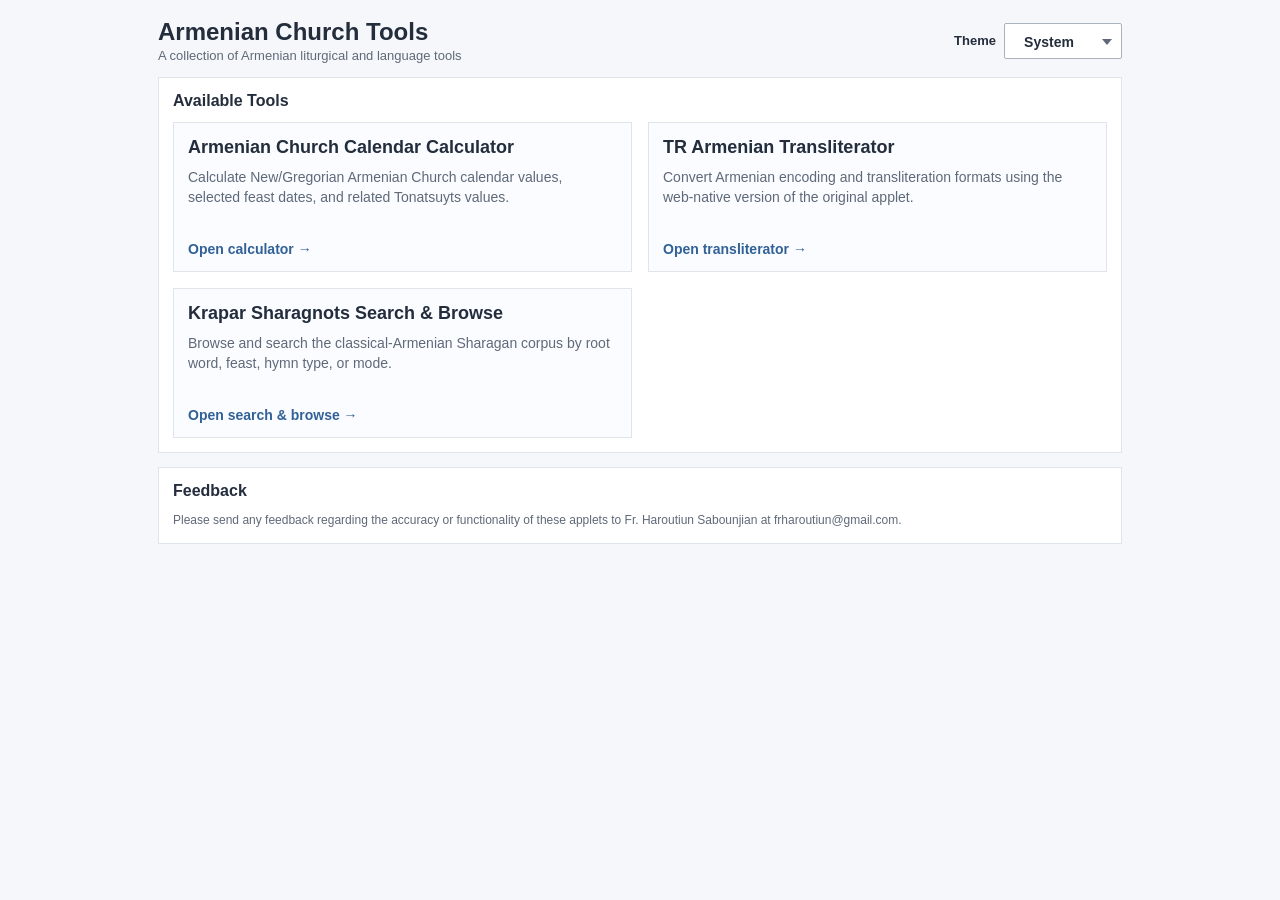
<file: index.html>
<!doctype html>
<html lang="en">
<head>
  <meta charset="utf-8">
  <meta name="viewport" content="width=device-width, initial-scale=1">
  <meta name="color-scheme" content="light dark">
  <script>
    (function () {
      try {
        var saved = localStorage.getItem("toolsTheme") || "system";
        var systemDark = window.matchMedia && window.matchMedia("(prefers-color-scheme: dark)").matches;
        var effective = saved === "dark" || (saved === "system" && systemDark) ? "dark" : "light";
        document.documentElement.setAttribute("data-theme", saved);
        document.documentElement.setAttribute("data-effective-theme", effective);
      } catch (error) {
        document.documentElement.setAttribute("data-theme", "system");
        document.documentElement.setAttribute("data-effective-theme", "light");
      }
    }());
  </script>
  <title>Armenian Church Tools</title>
  <link rel="stylesheet" href="styles-v4.css?v=2026-04-25-home-outline-match">
</head>
<body>
  <main class="app home-app">
    <header class="header">
      <div class="title-block">
        <h1>Armenian Church Tools</h1>
        <p id="subtitle">A collection of Armenian liturgical and language tools</p>
      </div>

      <div class="header-actions">
        <div class="theme-controls" aria-label="Color theme controls">
          <label for="themeSelect">Theme</label>
          <div class="theme-select-wrap">
            <select id="themeSelect" aria-label="Choose color theme">
              <option value="system">System</option>
              <option value="light">Light</option>
              <option value="dark">Dark</option>
            </select>
          </div>
        </div>
      </div>
    </header>

    <section class="card intro-card" aria-labelledby="tools-heading">
      <h2 id="tools-heading">Available Tools</h2>
      <div class="tool-grid">
        <a class="tool-card" href="https://frharoutiun.github.io/Armenian-Church-Calendar/">
          <span class="tool-title">Armenian Church Calendar Calculator</span>
          <span class="tool-description">Calculate New/Gregorian Armenian Church calendar values, selected feast dates, and related Tonatsuyts values.</span>
          <span class="tool-action">Open calculator →</span>
        </a>

        <a class="tool-card" href="https://frharoutiun.github.io/TR/">
          <span class="tool-title">TR Armenian Transliterator</span>
          <span class="tool-description">Convert Armenian encoding and transliteration formats using the web-native version of the original applet.</span>
          <span class="tool-action">Open transliterator →</span>
        </a>

        <a class="tool-card" href="./sharagan/">
          <span class="tool-title">Krapar Sharagnots Search &amp; Browse</span>
          <span class="tool-description">Browse and search the classical-Armenian Sharagan corpus by root word, feast, hymn type, or mode.</span>
          <span class="tool-action">Open search & browse →</span>
        </a>
      </div>
    </section>

    <section class="card notes" aria-labelledby="feedback-heading">
      <h2 id="feedback-heading">Feedback</h2>
      <p>Please send any feedback regarding the accuracy or functionality of these applets to Fr. Haroutiun Sabounjian at frharoutiun@gmail.com.</p>
    </section>
  </main>

  <script src="app-v4.js?v=2026-04-25-home-outline-match"></script>
</body>
</html>
</file>
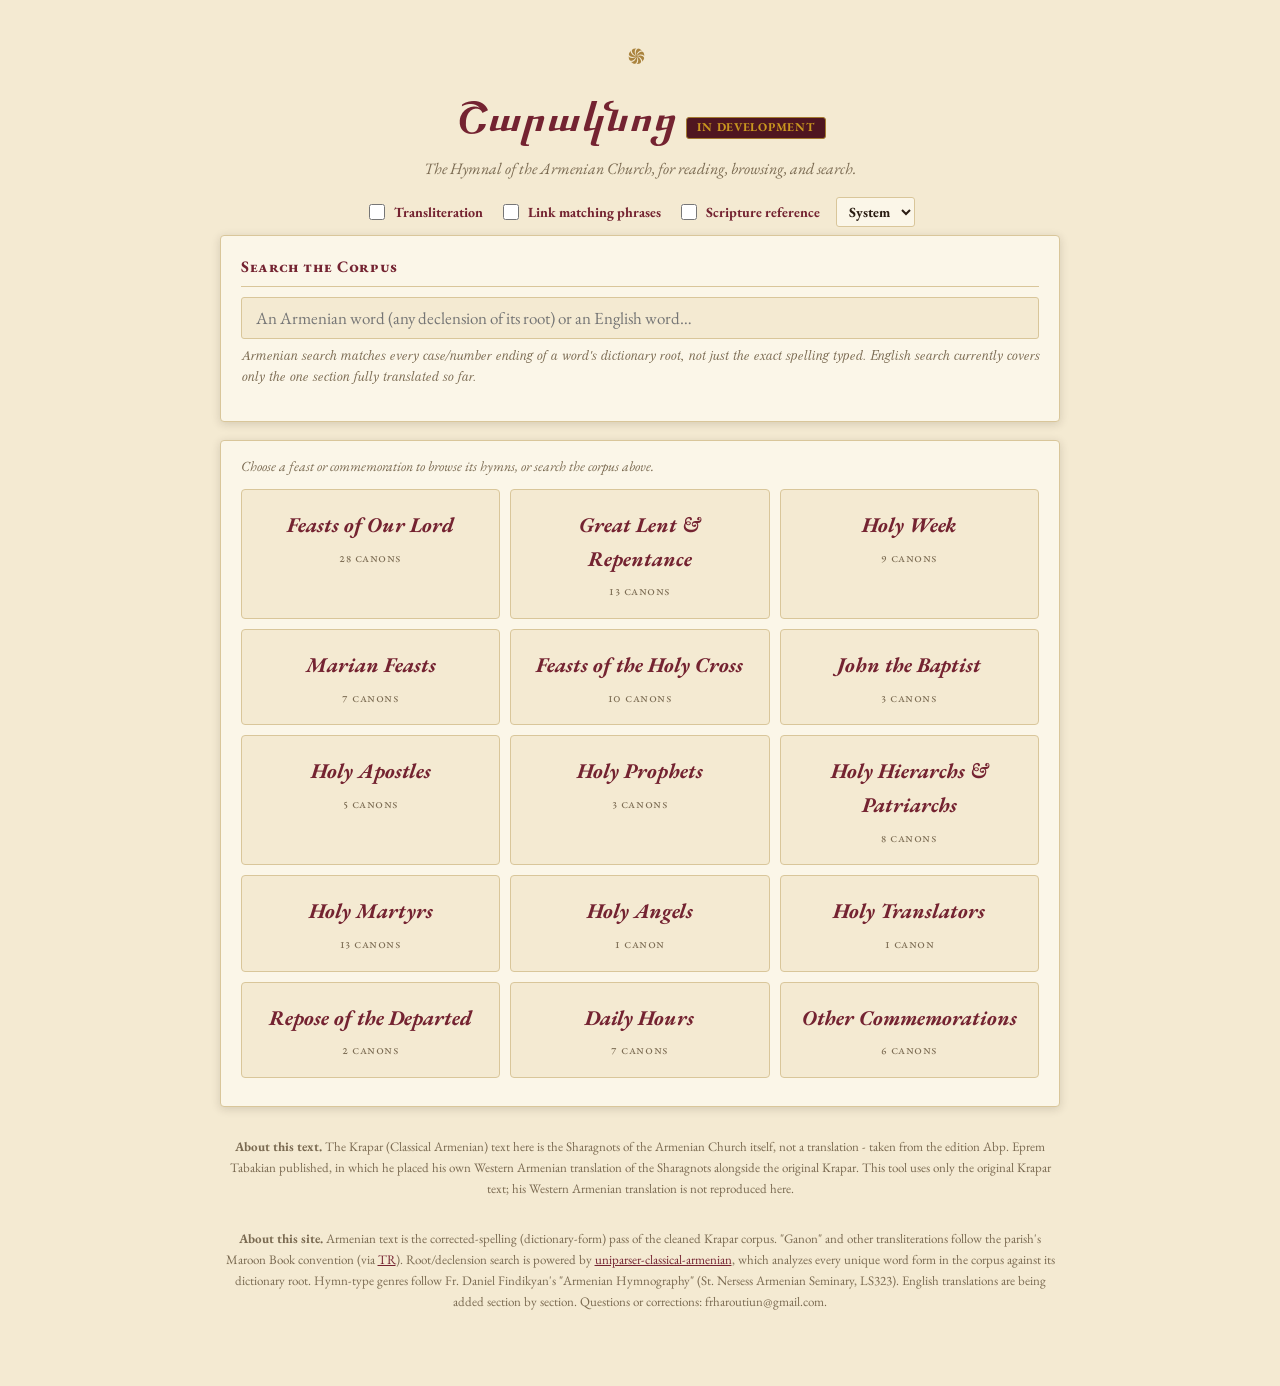
<file: sharagan/index.html>
<!doctype html>
<html lang="en">
<head>
  <meta charset="utf-8">
  <meta name="viewport" content="width=device-width, initial-scale=1">
  <meta name="color-scheme" content="light dark">
  <link rel="icon" href="favicon.ico" sizes="any">
  <link rel="icon" type="image/png" sizes="16x16" href="icons/favicon-16.png">
  <link rel="icon" type="image/png" sizes="32x32" href="icons/favicon-32.png">
  <link rel="icon" type="image/png" sizes="192x192" href="icons/icon-192.png">
  <link rel="apple-touch-icon" sizes="180x180" href="icons/apple-touch-icon.png">
  <script>
    (function () {
      try {
        var saved = localStorage.getItem("sharaganTheme") || "system";
        var systemDark = window.matchMedia && window.matchMedia("(prefers-color-scheme: dark)").matches;
        var effective = saved === "dark" || (saved === "system" && systemDark) ? "dark" : "light";
        document.documentElement.setAttribute("data-theme", saved);
        document.documentElement.setAttribute("data-effective-theme", effective);
      } catch (error) {
        document.documentElement.setAttribute("data-theme", "system");
        document.documentElement.setAttribute("data-effective-theme", "light");
      }
    }());
  </script>
  <title>Krapar Sharagnots</title>
  <link rel="stylesheet" href="sharagan.css">
</head>
<body>
  <main class="app">
    <header class="hymnal-header">
      <div class="ornament">֍</div>
      <h1 class="hymnal-title">Շարակնոց<span class="badge-dev">In development</span></h1>
      <p class="hymnal-subtitle">The Hymnal of the Armenian Church, for reading, browsing, and search.</p>
      <div class="header-controls">
        <label class="translit-toggle">
          <input type="checkbox" id="translitToggle">
          Transliteration
        </label>
        <label class="translit-toggle">
          <input type="checkbox" id="phraseLinkToggle">
          Link matching phrases
        </label>
        <label class="translit-toggle">
          <input type="checkbox" id="studyModeToggle">
          Scripture reference
        </label>
        <div class="theme-select-wrap">
          <select id="themeSelect" aria-label="Choose color theme">
            <option value="system">System</option>
            <option value="light">Day</option>
            <option value="dark">Night</option>
          </select>
        </div>
      </div>
    </header>

    <button id="searchToggle" class="search-reveal" hidden>Search &amp; browse the corpus</button>

    <section class="panel" id="searchPanel" aria-labelledby="search-heading">
      <h2 id="search-heading">Search the Corpus</h2>
      <div class="search-row">
        <input type="search" id="searchInput" placeholder="An Armenian word (any declension of its root) or an English word&hellip;" aria-label="Search the corpus">
      </div>
      <p class="search-hint">
        Armenian search matches every case/number ending of a word's dictionary root, not just the exact spelling
        typed. English search currently covers only the one section fully translated so far.
      </p>
      <div id="facetRow"></div>
    </section>

    <section class="panel" aria-labelledby="results-heading" style="padding-top:14px;">
      <h2 id="results-heading" style="position:absolute;left:-9999px;">Results</h2>
      <div id="resultsArea"></div>
    </section>

    <p class="footer-note">
      <strong>About this text.</strong> The Krapar (Classical Armenian) text here is the Sharagnots of the Armenian
      Church itself, not a translation - taken from the edition Abp. Eprem Tabakian published, in which he placed
      his own Western Armenian translation of the Sharagnots alongside the original Krapar. This tool uses only
      the original Krapar text; his Western Armenian translation is not reproduced here.
    </p>
    <p class="footer-note">
      <strong>About this site.</strong> Armenian text is the corrected-spelling (dictionary-form) pass of the
      cleaned Krapar corpus. "Ganon" and other transliterations follow the parish's Maroon Book convention (via
      <a href="https://frharoutiun.github.io/TR/" target="_blank" rel="noopener">TR</a>). Root/declension search is
      powered by <a href="https://pypi.org/project/uniparser-classical-armenian" target="_blank" rel="noopener">uniparser-classical-armenian</a>,
      which analyzes every unique word form in the corpus against its dictionary root. Hymn-type genres follow Fr.
      Daniel Findikyan's "Armenian Hymnography" (St. Nersess Armenian Seminary, LS323). English translations are
      being added section by section. Questions or corrections: frharoutiun@gmail.com.
    </p>
  </main>

  <script src="maroon-translit.js"></script>
  <script src="sharagan.js"></script>
</body>
</html>
</file>
<file: styles-v4.css>
html:root {
  --background: rgb(245, 247, 250);
  --card-background: white;
  --header-text: rgb(35, 45, 60);
  --muted-text: rgb(95, 105, 120);
  --accent: rgb(49, 97, 150);
  --grid: rgb(224, 229, 235);
  --info-bg: rgb(238, 244, 252);
  --info-border: rgb(190, 210, 235);
  --tile-background: rgb(250, 252, 255);
  --field-background: white;
  --button-background: rgb(239, 239, 239);
    --header-control-width: 118px;
  --header-control-height: 36px;
  --control-arrow-width: 28px;
  color-scheme: light;
}

html[data-effective-theme="dark"],
html.theme-dark {
  --background: rgb(20, 24, 31);
  --card-background: rgb(31, 37, 47);
  --header-text: rgb(235, 239, 245);
  --muted-text: rgb(180, 190, 204);
  --accent: rgb(142, 188, 238);
  --grid: rgb(70, 80, 96);
  --info-bg: rgb(43, 57, 76);
  --info-border: rgb(86, 111, 143);
  --tile-background: rgb(36, 43, 55);
  --field-background: rgb(24, 29, 37);
  --button-background: rgb(43, 51, 65);
  color-scheme: dark;
}

* { box-sizing: border-box; }
html, body { margin: 0; padding: 0; }

body {
  background: var(--background);
  color: var(--header-text);
  font-family: "Noto Sans Armenian", "Noto Sans", "Segoe UI", Arial, sans-serif;
  font-size: 14px;
  transition: background-color 150ms ease, color 150ms ease;
}

.app {
  max-width: 1000px;
  margin: 0 auto;
  padding: 18px;
}

.header {
  display: flex;
  justify-content: space-between;
  gap: 12px;
  margin-bottom: 14px;
  align-items: center;
  flex-wrap: wrap;
}

.title-block {
  flex: 1 1 420px;
  min-width: 260px;
}

.title-block h1 {
  margin: 0;
  font-size: 24px;
  font-weight: 700;
}

#subtitle {
  margin: 2px 0 0;
  color: var(--muted-text);
  font-size: 13px;
}

.header-actions {
  display: flex;
  align-items: center;
  justify-content: flex-end;
  gap: 10px;
  flex-wrap: wrap;
}

.theme-controls {
  display: grid;
  grid-template-columns: auto var(--header-control-width);
  gap: 8px;
  align-items: center;
}

.theme-controls label {
  font-weight: 700;
  font-size: 13px;
}

.theme-select-wrap {
  position: relative;
  width: var(--header-control-width);
  height: var(--header-control-height);
}

.theme-select-wrap::after {
  content: "";
  position: absolute;
  right: 10px;
  top: 50%;
  transform: translateY(-35%);
  width: 0;
  height: 0;
  border-left: 5px solid transparent;
  border-right: 5px solid transparent;
  border-top: 6px solid var(--muted-text);
  pointer-events: none;
}

.theme-controls select {
  width: 100%;
  height: 100%;
  border: 1px solid rgb(170, 178, 188);
  background: var(--field-background);
  color: var(--header-text);
  font-family: inherit;
  font-size: 14px;
  font-weight: 700;
  line-height: var(--header-control-height);
  padding: 0 var(--control-arrow-width) 0 0;
  text-align: center;
  text-align-last: center;
  -webkit-appearance: none;
  appearance: none;
  border-radius: 2px;
}

.theme-controls select:focus {
  outline: 2px solid var(--accent);
  outline-offset: 2px;
}

.card {
  background: var(--card-background);
  border: 1px solid var(--grid);
  padding: 14px;
  margin-bottom: 14px;
}

.card h2 {
  font-size: 16px;
  margin: 0 0 12px;
}

.intro-text {
  margin: 0 0 14px;
  color: var(--muted-text);
  line-height: 1.4;
}

.tool-grid {
  display: grid;
  grid-template-columns: repeat(2, minmax(0, 1fr));
  gap: 16px;
}

.tool-card {
  display: flex;
  flex-direction: column;
  gap: 10px;
  min-height: 150px;
  padding: 14px;
  border: 1px solid var(--grid);
  background: var(--tile-background);
  color: var(--header-text);
  text-decoration: none;
}

.tool-card:hover {
  border-color: var(--accent);
}

.tool-title {
  font-size: 18px;
  font-weight: 700;
}

.tool-description {
  color: var(--muted-text);
  line-height: 1.4;
  flex: 1;
}

.tool-action {
  color: var(--accent);
  font-weight: 700;
}

.notes p {
  margin: 0;
  color: var(--muted-text);
  font-size: 12px;
  line-height: 1.4;
}

@media (max-width: 760px) {
  .tool-grid { grid-template-columns: 1fr; }
  .header { align-items: flex-start; }
  .header-actions { justify-content: flex-start; }
}


@media (max-width: 760px) {
  .title-block { flex-basis: auto; }
  .theme-controls {
    grid-template-columns: auto var(--header-control-width);
  }
}

@media (max-width: 760px) and (orientation: landscape) {
  .theme-controls {
    grid-template-columns: auto var(--header-control-width);
  }
}
</file>
<file: sharagan/sharagan.css>
/* Krapar Sharagnots Search & Browse — a standalone hymnal-book design.
   Deliberately NOT sharing the plain utility-tool look of the homepage/TR
   app (../styles-v4.css is not loaded here at all) — this page has its own
   full design language: parchment, wine, gold-leaf, illuminated capitals. */

@font-face {
  font-family: "GHEA Avandakan";
  src: url("fonts/GHEA-Avandakan-BoldItalic.otf") format("opentype");
  font-weight: 700;
  font-style: italic;
  font-display: swap;
}
@font-face {
  font-family: "GHEA Mariam";
  src: url("fonts/GHEA-Mariam-Regular.otf") format("opentype");
  font-weight: 400;
  font-style: normal;
  font-display: swap;
}
@font-face {
  font-family: "GHEA Mariam";
  src: url("fonts/GHEA-Mariam-Bold.otf") format("opentype");
  font-weight: 700;
  font-style: normal;
  font-display: swap;
}
@font-face {
  font-family: "GHEA Mariam";
  src: url("fonts/GHEA-Mariam-Italic.otf") format("opentype");
  font-weight: 400;
  font-style: italic;
  font-display: swap;
}

/* Self-hosted (not Google Fonts CDN) so the page renders correctly with no
   external network dependency - variable fonts, so one file each covers the
   whole regular/medium/bold (and italic) weight range. OFL-licensed;
   license text kept alongside in fonts/EBGaramond-OFL.txt. */
@font-face {
  font-family: "EB Garamond";
  src: url("fonts/EBGaramond-Variable.woff2") format("woff2-variations"),
       url("fonts/EBGaramond-Variable.woff2") format("woff2");
  font-weight: 400 700;
  font-style: normal;
  font-display: swap;
}
@font-face {
  font-family: "EB Garamond";
  src: url("fonts/EBGaramond-Italic-Variable.woff2") format("woff2-variations"),
       url("fonts/EBGaramond-Italic-Variable.woff2") format("woff2");
  font-weight: 400 700;
  font-style: italic;
  font-display: swap;
}

:root {
  --paper: #f4ead2;
  --paper-deep: #fbf6e8;
  --paper-line: #d9c69a;
  --ink: #2a1c12;
  --muted: #7a6a51;
  --wine: #742331;
  --wine-rgb: 116, 35, 49;
  --wine-deep: #4f1620;
  --gold: #a3792f;
  --gold-bright: #c9971f;
  --shadow: rgba(42, 28, 18, 0.16);
  color-scheme: light;

  /* --- type scale ----------------------------------------------------
     One deliberate ladder of sizes, reused everywhere, instead of each
     element picking its own one-off value (the site previously had ~25
     distinct font-sizes within a few px of each other, which is what made
     the whole page feel hard to visually scan/navigate). Every font-size
     declaration below references one of these; nothing else. */
  --fs-2xs: 12px;  /* tiniest labels: pill badges, tiny caption text */
  --fs-xs: 13px;   /* buttons, chips, nav links, footer, hints */
  --fs-sm: 14px;   /* secondary/meta text: summaries, toggle labels */
  --fs-md: 16px;   /* compact reading text: subtitle, secondary translations */
  --fs-base: 17px; /* body base: search input, category label */
  --fs-lg: 19px;   /* prominent secondary text: titles, list headings */
  --fs-xl: 21px;   /* compact/mobile heading tier, genre badge */
  --fs-2xl: 25px;  /* the hymn text itself (Armenian + English), desktop */
  --fs-3xl: 27px;  /* secondary reading heading */
  --fs-4xl: 36px;  /* main reading heading */
  --fs-5xl: 44px;  /* site title */
}

:root[data-effective-theme="dark"] {
  --paper: #211712;
  --paper-deep: #180f0b;
  --paper-line: #4a382a;
  --ink: #ecdfc4;
  --muted: #b6a583;
  --wine: #c96a7a;
  --wine-rgb: 201, 106, 122;
  --wine-deep: #e0899a;
  --gold: #d9b45a;
  --gold-bright: #f0cd7a;
  --shadow: rgba(0, 0, 0, 0.5);
  color-scheme: dark;
}

* { box-sizing: border-box; }
html, body { margin: 0; padding: 0; overflow-x: hidden; }

body {
  background: var(--paper);
  color: var(--ink);
  font-family: "GHEA Mariam", "EB Garamond", Georgia, serif;
  font-size: var(--fs-base);
  line-height: 1.6;
  transition: background-color 200ms ease, color 200ms ease;
}

.armenian {
  font-family: "GHEA Mariam", serif;
}
.english {
  font-family: "EB Garamond", Georgia, serif;
}

.app {
  max-width: 880px;
  margin: 0 auto;
  padding: 28px 20px 60px;
}

/* --- ornamental divider --- */
.ornament {
  text-align: center;
  color: var(--gold);
  font-family: "GHEA Avandakan", serif;
  font-size: var(--fs-3xl);
  margin: 10px 0 18px;
  letter-spacing: 0.4em;
  opacity: 0.9;
}

/* --- header --- */
.hymnal-header {
  text-align: center;
  margin-bottom: 8px;
}

.hymnal-title {
  font-family: "GHEA Avandakan", serif;
  font-size: var(--fs-5xl);
  color: var(--wine);
  margin: 0;
  line-height: 1.15;
  /* The "In development" badge sits right after the title text - on a
     narrow phone the two together can run past the viewport edge instead
     of wrapping, since inline content doesn't break between an element and
     the text before it the way separate block content would. Flex lets the
     badge drop to its own line instead. */
  display: flex;
  flex-wrap: wrap;
  align-items: baseline;
  justify-content: center;
  gap: 6px 10px;
  max-width: 100%;
}

.badge-dev {
  display: inline-block;
  padding: 3px 10px;
  font-family: "EB Garamond", Georgia, serif;
  font-size: var(--fs-2xs);
  font-weight: 700;
  letter-spacing: 0.06em;
  text-transform: uppercase;
  color: var(--gold-bright);
  background: var(--wine-deep);
  border: 1px solid var(--gold);
  border-radius: 3px;
  vertical-align: middle;
}

.hymnal-subtitle {
  font-family: "EB Garamond", Georgia, serif;
  font-style: italic;
  color: var(--muted);
  font-size: var(--fs-md);
  margin: 6px 0 0;
}

.header-controls {
  display: flex;
  justify-content: center;
  align-items: center;
  gap: 16px;
  margin: 16px 0 4px;
  flex-wrap: wrap;
}

.translit-toggle {
  display: flex;
  align-items: center;
  gap: 6px;
  font-family: "EB Garamond", Georgia, serif;
  font-size: var(--fs-sm);
  font-weight: 700;
  color: var(--wine);
}
.translit-toggle input { width: 16px; height: 16px; accent-color: var(--wine); }

.theme-select-wrap select {
  font-family: "EB Garamond", Georgia, serif;
  font-size: var(--fs-sm);
  font-weight: 700;
  color: var(--ink);
  background: var(--paper-deep);
  border: 1px solid var(--paper-line);
  border-radius: 3px;
  padding: 4px 8px;
}

.search-reveal[hidden] { display: none; }
.search-reveal {
  display: block;
  margin: 0 auto 18px;
  padding: 8px 18px;
  font-family: "EB Garamond", Georgia, serif;
  font-size: var(--fs-sm);
  font-weight: 700;
  color: var(--wine);
  background: var(--paper-deep);
  border: 1px solid var(--paper-line);
  border-radius: 999px;
  cursor: pointer;
}
.search-reveal:hover { border-color: var(--gold); }

/* --- cards / panels --- */
.panel {
  background: var(--paper-deep);
  border: 1px solid var(--paper-line);
  border-radius: 4px;
  box-shadow: 0 2px 10px var(--shadow);
  padding: 18px 20px;
  margin-bottom: 18px;
}

.panel h2 {
  font-family: "EB Garamond", Georgia, serif;
  font-variant: small-caps;
  letter-spacing: 0.04em;
  font-size: var(--fs-md);
  font-weight: 700;
  color: var(--wine);
  margin: 0 0 10px;
  border-bottom: 1px solid var(--paper-line);
  padding-bottom: 6px;
}

/* --- search --- */
.search-row input[type="search"] {
  width: 100%;
  height: 42px;
  padding: 0 14px;
  border: 1px solid var(--paper-line);
  background: var(--paper);
  color: var(--ink);
  font-family: "EB Garamond", Georgia, serif;
  font-size: var(--fs-base);
  border-radius: 3px;
}
.search-row input[type="search"]:focus {
  outline: 2px solid var(--gold);
  outline-offset: 1px;
}

.search-hint {
  color: var(--muted);
  font-size: var(--fs-xs);
  font-style: italic;
  margin: 8px 0 14px;
}

.facet-row {
  display: flex;
  flex-wrap: wrap;
  gap: 6px;
  margin-bottom: 10px;
}

.facet-chip {
  display: inline-flex;
  align-items: center;
  gap: 4px;
  padding: 5px 11px;
  font-family: "EB Garamond", Georgia, serif;
  font-size: var(--fs-xs);
  font-weight: 700;
  border: 1px solid var(--paper-line);
  background: var(--paper);
  color: var(--ink);
  border-radius: 999px;
  cursor: pointer;
  user-select: none;
}
.facet-chip:hover { border-color: var(--gold); }
.facet-chip.active {
  background: var(--wine);
  border-color: var(--wine);
  color: var(--paper-deep);
}
.facet-chip .count { color: var(--muted); font-weight: 400; }
.facet-chip.active .count { color: rgba(255, 255, 255, 0.75); }

.facet-group-label {
  font-family: "EB Garamond", Georgia, serif;
  font-size: var(--fs-2xs);
  font-weight: 700;
  font-variant: small-caps;
  letter-spacing: 0.05em;
  color: var(--muted);
  margin: 10px 0 4px;
}

.facet-more-toggle {
  background: none;
  border: none;
  color: var(--wine);
  font-family: "EB Garamond", Georgia, serif;
  font-size: var(--fs-xs);
  font-weight: 700;
  cursor: pointer;
  padding: 5px 4px;
}

/* --- results summary / list --- */
.results-summary {
  font-family: "EB Garamond", Georgia, serif;
  font-style: italic;
  font-size: var(--fs-sm);
  color: var(--muted);
  margin-bottom: 12px;
}

.concordance-group { margin-bottom: 6px; }
.concordance-group-summary {
  font-family: "EB Garamond", Georgia, serif;
  font-variant: small-caps;
  letter-spacing: 0.04em;
  font-size: var(--fs-sm);
  font-weight: 700;
  color: var(--wine);
  cursor: pointer;
  padding: 6px 2px;
  border-bottom: 1px solid var(--paper-line);
  margin-bottom: 8px;
}
.concordance-group-summary .count { color: var(--muted); font-variant: normal; letter-spacing: normal; }
.concordance-group-summary::marker { color: var(--gold); }

.result-item, .section-item {
  border: 1px solid var(--paper-line);
  background: var(--paper);
  padding: 14px 16px;
  margin-bottom: 8px;
  border-radius: 3px;
  cursor: pointer;
}
.result-item:hover, .section-item:hover { border-color: var(--gold); }

/* Marks the result you last opened, so coming back via the browser's back
   button shows exactly this page again, with that one still indicated. */
.result-item.opened {
  border-color: var(--gold);
  border-width: 2px;
  box-shadow: 0 0 0 1px var(--gold);
}

/* The English title/name - given real weight (the same size as the
   Armenian line right above it), not a barely-legible caption, since for
   an English-first reader this line often carries more meaning than the
   Armenian heading it sits under. */
.result-loc-en, .section-heading-en {
  font-family: "EB Garamond", Georgia, serif;
  font-style: italic;
  font-size: var(--fs-lg);
  color: var(--muted);
  margin: -2px 0 6px;
  line-height: 1.35;
}

.result-loc, .section-cat {
  font-family: "EB Garamond", Georgia, serif;
  font-size: var(--fs-2xs);
  font-weight: 700;
  font-variant: small-caps;
  letter-spacing: 0.04em;
  color: var(--gold-bright);
  background: var(--wine);
  display: inline-block;
  padding: 1px 7px;
  border-radius: 2px;
  margin-bottom: 6px;
}

.result-text, .section-heading {
  font-family: "GHEA Mariam", serif;
  font-size: var(--fs-lg);
  line-height: 1.55;
  margin: 4px 0;
  overflow-wrap: break-word;
}

/* The transliteration toggle swaps the script shown in place, rather than
   adding a small caption line - the Latin transliteration is rendered with
   the exact same class(es) as the Krapar text it replaces, so it always
   matches its size/weight/color, just missing the Armenian-specific font
   glyphs (which fall back to the surrounding serif stack automatically). */
.script-translit { display: none; }
body.show-translit .script-original { display: none; }
body.show-translit .script-translit { display: block; }
body.show-translit .result-loc.script-translit { display: inline-block; }

.result-en {
  font-family: "EB Garamond", Georgia, serif;
  font-size: var(--fs-md);
  color: var(--muted);
  border-left: 2px solid var(--gold);
  padding-left: 10px;
  margin-top: 8px;
}

.jump-link {
  font-family: "EB Garamond", Georgia, serif;
  font-size: var(--fs-md);
  font-weight: 700;
  color: var(--wine);
  text-decoration: none;
  display: inline-block;
  margin-top: 8px;
}

/* --- category tiles: the hymnal's "table of contents" landing page --- */
.category-tile-grid {
  display: grid;
  grid-template-columns: repeat(auto-fill, minmax(220px, 1fr));
  gap: 10px;
  margin-bottom: 10px;
}

.category-tile {
  border: 1px solid var(--paper-line);
  background: var(--paper);
  padding: 18px 18px 16px;
  border-radius: 4px;
  cursor: pointer;
  text-align: center;
}
.category-tile:hover { border-color: var(--gold); box-shadow: 0 2px 10px var(--shadow); }

.category-tile-name {
  font-family: "EB Garamond", Georgia, serif;
  font-weight: 700;
  font-style: italic;
  font-size: var(--fs-xl);
  color: var(--wine);
  margin-bottom: 6px;
}

.category-tile-count {
  font-family: "EB Garamond", Georgia, serif;
  font-variant: small-caps;
  letter-spacing: 0.04em;
  font-size: var(--fs-xs);
  color: var(--muted);
}

.category-breadcrumb {
  font-family: "EB Garamond", Georgia, serif;
  font-size: var(--fs-sm);
  margin-bottom: 10px;
}
.category-breadcrumb button {
  background: none;
  border: none;
  font-family: inherit;
  font-size: var(--fs-sm);
  font-weight: 700;
  color: var(--wine);
  cursor: pointer;
  padding: 2px 0;
}
.category-breadcrumb button:hover { color: var(--gold-bright); }
.category-breadcrumb-current {
  font-variant: small-caps;
  letter-spacing: 0.04em;
  color: var(--muted);
  margin-left: 4px;
}

.empty-state {
  color: var(--muted);
  font-style: italic;
  font-family: "EB Garamond", Georgia, serif;
  padding: 20px 4px;
  text-align: center;
}

/* =========================================================================
   Reading mode — one hymn (verse) at a time, the default when a section
   (Ganon) is opened. Meant to feel like an open hymnal page, not a web app.
   ========================================================================= */

.reading-card {
  background: var(--paper-deep);
  border: 1px solid var(--paper-line);
  border-radius: 6px;
  box-shadow: 0 4px 18px var(--shadow);
  padding: 30px 34px 26px;
}

.reading-topline {
  display: flex;
  justify-content: space-between;
  align-items: center;
  margin-bottom: 6px;
}

.back-link, .view-mode-toggle {
  background: none;
  border: none;
  font-family: "EB Garamond", Georgia, serif;
  font-size: var(--fs-base);
  font-weight: 700;
  color: var(--wine);
  cursor: pointer;
  padding: 4px 2px;
}
.back-link:hover, .view-mode-toggle:hover { color: var(--gold-bright); }

.heading-eyebrow {
  text-align: center;
  font-family: "EB Garamond", Georgia, serif;
  font-variant: small-caps;
  font-weight: 700;
  letter-spacing: 0.1em;
  font-size: var(--fs-lg);
  color: var(--gold);
  margin: 2px 0;
  overflow-wrap: break-word;
}

.reading-heading {
  font-family: "GHEA Avandakan", serif;
  color: var(--wine);
  font-size: var(--fs-4xl);
  text-align: center;
  margin: 6px 0 2px;
  line-height: 1.3;
  overflow-wrap: break-word;
}

.reading-heading-sm {
  font-family: "GHEA Avandakan", serif;
  color: var(--wine);
  font-size: var(--fs-3xl);
  text-align: center;
  margin: 4px 0 2px;
  line-height: 1.3;
  overflow-wrap: break-word;
}

/* GHEA Avandakan's own Latin glyphs (used above for the real Armenian
   heading) don't suit transliterated English text - use the site's actual
   English display face there instead, same size/color/weight. */
.reading-heading.script-translit,
.reading-heading-sm.script-translit {
  font-family: "EB Garamond", Georgia, serif;
  font-weight: 700;
  font-style: italic;
}

/* The English title - deliberately close in size to the eyebrow/heading
   above it (not a whispered caption), since it's often the more legible
   line for an English-first reader. */
.reading-heading-en {
  text-align: center;
  font-family: "EB Garamond", Georgia, serif;
  font-style: italic;
  color: var(--muted);
  font-size: var(--fs-xl);
  margin: 4px 0 0;
  line-height: 1.4;
}

.reading-category {
  text-align: center;
  font-family: "EB Garamond", Georgia, serif;
  font-variant: small-caps;
  letter-spacing: 0.05em;
  font-size: var(--fs-base);
  color: var(--muted);
  margin-bottom: 8px;
}

.genre-badge {
  text-align: center;
  font-family: "EB Garamond", Georgia, serif;
  font-size: var(--fs-xl);
  font-style: italic;
  color: var(--muted);
  margin-bottom: 22px;
}
.genre-badge .genre-name {
  font-family: "GHEA Mariam", serif;
  color: var(--wine);
  font-weight: 700;
  font-style: normal;
}

.mode-badge {
  text-align: center;
  margin-bottom: 20px;
  font-family: "EB Garamond", Georgia, serif;
  font-size: var(--fs-md);
  font-variant: small-caps;
  letter-spacing: 0.08em;
  color: var(--muted);
}
.mode-badge .mode-code {
  display: inline-block;
  margin-left: 4px;
  padding: 3px 12px;
  border: 1px solid var(--gold);
  border-radius: 999px;
  color: var(--wine);
  font-family: "GHEA Mariam", serif;
  font-weight: 700;
  font-variant: normal;
  letter-spacing: 0.02em;
  font-size: var(--fs-md);
}

.verse-progress {
  text-align: center;
  font-family: "EB Garamond", Georgia, serif;
  font-size: var(--fs-sm);
  font-weight: 700;
  letter-spacing: 0.08em;
  text-transform: uppercase;
  color: var(--gold);
  margin-bottom: 16px;
}

.sharagan-verse {
  padding: 18px 0;
  margin-bottom: 8px;
  border-radius: 4px;
  transition: background 0.6s ease;
}
/* The gold star inside a verse marks the Krapar/English split within it;
   this line marks the bigger boundary between one verse and the next, so
   the two kinds of break stay visually distinct. */
.sharagan-verse + .sharagan-verse {
  border-top: 1px solid var(--paper-line);
  margin-top: 4px;
}
.sharagan-verse.highlighted {
  background: var(--highlight-bg, rgba(198, 156, 74, 0.14));
  box-shadow: inset 0 0 0 1px var(--gold);
}

.verse-armenian {
  font-family: "GHEA Mariam", serif;
  font-size: var(--fs-2xl);
  line-height: 1.75;
  color: var(--ink);
  text-align: center;
  margin: 0 0 4px;
  padding: 0 6px;
}

/* Not floated: this is centered, wrapped poetry, not a flowing paragraph -
   a float lets the browser center the *rest* of the first line separately
   from the capital, which opens a large gap between them whenever that
   line is short. An inline raised cap always stays glued to the letter
   after it, on every line length. */
.verse-armenian .dropcap {
  font-family: "GHEA Avandakan", serif;
  font-size: 1.5em;
  color: var(--wine);
  vertical-align: -0.14em;
  line-height: 1;
  /* GHEA Avandakan's own letterforms lean/slant at this display size (it's
     an italic-styled face even in its "regular" cut) - their top strokes
     reach into the space right after the letter, so this needs noticeably
     more room than an upright drop cap would to keep from visually
     touching the very next (non-stylized) letter. */
  margin-right: 0.18em;
}

.verse-armenian .dropcap.dropcap-ornament {
  font-size: 1.3em;
  vertical-align: -0.08em;
  margin-right: 0.12em;
}

.verse-armenian.script-translit .dropcap {
  font-family: "EB Garamond", Georgia, serif;
  font-weight: 700;
  vertical-align: -0.1em;
}
.verse-armenian.script-translit .dropcap.dropcap-ornament {
  font-family: "GHEA Avandakan", serif;
}

/* Click an Armenian word to jump to a root/declension search for it. The
   underline only shows on hover, so plain reading and text selection/copy
   both stay undisturbed. */
.word-link { cursor: pointer; }
.word-link:hover {
  text-decoration: underline dotted;
  text-decoration-color: var(--gold);
  text-underline-offset: 4px;
}
.word-match {
  font-weight: 700;
  color: var(--wine);
}

/* Phrase-link hover highlighting (toggle-gated): a hovered phrase and its
   translated counterpart light up together. Wired unconditionally, but only
   visible while body.phrase-link is set, so the toggle needs no re-wiring. */
.phrase { cursor: default; }
body.phrase-link .phrase-active {
  background: rgba(198, 156, 74, 0.3);
  border-radius: 2px;
  box-shadow: 0 0 0 2px rgba(198, 156, 74, 0.3);
}

/* =========================================================================
   Inline study view (experimental, opt-in) - see sharagan.js for the
   rationale. Phrase-link connections get a permanent, subtle underline
   instead of only revealing on hover; scripture citations become small
   inline chips right under the verse they belong to, each expanding an
   inline footnote in place instead of a separate side panel; and an
   optional up-front disclosure (right before the first verse) can still
   show every citation for the whole Sharagan together, tabbed, exactly
   like the old aside panel did.
   ========================================================================= */
body.study-mode .phrase {
  border-bottom: 1px dotted rgba(var(--wine-rgb), 0.5);
  border-radius: 2px;
}

.study-all-citations {
  margin: 4px 0 18px;
  text-align: center;
}
.study-all-citations-toggle {
  font-family: "EB Garamond", Georgia, serif;
  font-size: var(--fs-base);
  font-weight: 700;
  font-style: italic;
  color: var(--wine);
  background: none;
  border: 1px dashed var(--paper-line);
  border-radius: 999px;
  padding: 6px 16px;
  cursor: pointer;
}
.study-all-citations-toggle:hover { border-color: var(--gold); color: var(--gold-bright); }
.study-all-citations-panel {
  margin-top: 12px;
  text-align: left;
  background: var(--paper);
  border: 1px solid var(--paper-line);
  border-radius: 6px;
  padding: 18px 20px;
}

.study-scripture-chips {
  display: flex;
  flex-wrap: wrap;
  justify-content: center;
  gap: 6px;
  margin-top: 10px;
}
.study-scripture-chip {
  display: inline-flex;
  align-items: center;
  gap: 4px;
  font-family: "EB Garamond", Georgia, serif;
  font-size: var(--fs-xs);
  font-weight: 700;
  color: var(--wine);
  background: var(--paper);
  border: 1px solid var(--paper-line);
  border-radius: 999px;
  padding: 3px 10px;
  cursor: pointer;
}
.study-scripture-chip:hover { border-color: var(--gold); }
.study-scripture-chip.open {
  background: var(--wine);
  border-color: var(--wine);
  color: var(--paper-deep);
}

.study-scripture-footnotes:empty { display: none; }

.scripture-inline-footnote {
  margin: 10px auto 4px;
  max-width: 640px;
  padding: 14px 18px;
  background: var(--paper);
  border: 1px solid var(--paper-line);
  border-left: 3px solid var(--wine);
  border-radius: 4px;
  text-align: left;
}
.scripture-inline-footnote .scripture-columns { gap: 20px; }

@media (max-width: 640px) {
  .scripture-inline-footnote { padding: 12px 14px; }
  .scripture-inline-footnote .scripture-columns { grid-template-columns: 1fr; }
}

.verse-divider {
  text-align: center;
  color: var(--gold);
  font-size: var(--fs-sm);
  letter-spacing: 0.3em;
  margin: 4px 0 18px;
  opacity: 0.75;
}

/* Native browser hyphenation for English text (the page is lang="en", so
   the browser's own English hyphenation dictionary applies) - when a long
   word has to break at the edge of the viewport, it breaks at a real
   syllable with a hyphen shown, instead of an arbitrary cut with no mark
   at all. Armenian doesn't get this from the browser (no built-in
   dictionary for it) - see hyphenateArmenian() in sharagan.js for that
   side instead. */
.verse-english,
.result-en,
.scripture-verse.scripture-en,
.reading-heading.script-translit,
.reading-heading-sm.script-translit,
.section-heading.script-translit,
.result-text.script-translit {
  hyphens: auto;
}

.verse-english {
  font-family: "EB Garamond", Georgia, serif;
  font-size: var(--fs-2xl);
  line-height: 1.65;
  color: var(--ink);
  text-align: center;
  padding: 0 10px;
}

.verse-english .dropcap {
  font-family: "EB Garamond", Georgia, serif;
  font-weight: 700;
  font-style: italic;
  font-size: 1.5em;
  color: var(--wine);
  vertical-align: -0.1em;
  line-height: 1;
  /* Italic to echo the Armenian drop cap's slant; same reasoning as that
     one applies here too - the slanted stroke needs more room than an
     upright cap so it doesn't visually run into the next letter. */
  margin-right: 0.15em;
}

.verse-english .dropcap.dropcap-ornament {
  /* The ornament mark itself ("֍"), not English text - but GHEA Avandakan
     is still an Armenian display face, so use the site's other Armenian
     face (Mariam, the body-text one) instead, for a plainer/quieter glyph
     that doesn't look like Armenian display calligraphy sitting inside an
     English paragraph. */
  font-family: "GHEA Mariam", serif;
  font-weight: 400;
  font-style: normal;
  font-size: 1.3em;
  vertical-align: -0.06em;
  margin-right: 0.12em;
}

.verse-english.pending {
  font-style: italic;
  color: var(--muted);
  font-size: var(--fs-sm);
}

.sharagan-nav {
  display: flex;
  flex-wrap: wrap;
  justify-content: center;
  gap: 6px;
  margin: 18px 0;
  padding-top: 16px;
  border-top: 1px solid var(--paper-line);
}

.sharagan-nav-chip {
  display: inline-flex;
  align-items: center;
  padding: 5px 12px;
  font-family: "EB Garamond", Georgia, serif;
  font-size: var(--fs-xs);
  font-weight: 700;
  border: 1px solid var(--paper-line);
  background: var(--paper);
  color: var(--ink);
  border-radius: 999px;
  cursor: pointer;
  user-select: none;
}
.sharagan-nav-chip:hover { border-color: var(--gold); }
.sharagan-nav-chip.active {
  background: var(--wine);
  border-color: var(--wine);
  color: var(--paper-deep);
  cursor: default;
}

.reading-nav {
  display: flex;
  justify-content: space-between;
  align-items: center;
  margin-top: 28px;
  padding-top: 16px;
  border-top: 1px solid var(--paper-line);
  gap: 10px;
  flex-wrap: wrap;
}

.nav-btn {
  font-family: "EB Garamond", Georgia, serif;
  font-size: var(--fs-sm);
  font-weight: 700;
  color: var(--paper-deep);
  background: var(--wine);
  border: 1px solid var(--wine-deep);
  border-radius: 3px;
  padding: 9px 18px;
  cursor: pointer;
}
.nav-btn:hover:not(:disabled) { background: var(--wine-deep); }
.nav-btn:disabled { opacity: 0.35; cursor: default; }

.jump-form {
  display: flex;
  align-items: center;
  gap: 6px;
  font-family: "EB Garamond", Georgia, serif;
  font-size: var(--fs-xs);
  color: var(--muted);
}
.jump-form input {
  width: 48px;
  text-align: center;
  font-family: "EB Garamond", Georgia, serif;
  font-size: var(--fs-xs);
  border: 1px solid var(--paper-line);
  background: var(--paper);
  color: var(--ink);
  border-radius: 3px;
  padding: 4px;
}

.whole-canon-link {
  text-align: center;
  margin-top: 14px;
}
.whole-canon-link a {
  font-family: "EB Garamond", Georgia, serif;
  font-size: var(--fs-md);
  font-weight: 700;
  color: var(--muted);
  text-decoration: underline;
  cursor: pointer;
}
.whole-canon-link a:hover { color: var(--wine); }

/* --- whole-canon (secondary) view --- */
.stanza-block { margin-bottom: 20px; }
.stanza-type-label {
  font-family: "EB Garamond", Georgia, serif;
  font-size: var(--fs-2xs);
  font-weight: 700;
  font-variant: small-caps;
  color: var(--muted);
  border-bottom: 1px solid var(--paper-line);
  padding-bottom: 3px;
  margin-bottom: 8px;
}
.whole-verse-line {
  font-family: "GHEA Mariam", serif;
  font-size: var(--fs-lg);
  line-height: 1.6;
  margin-bottom: 4px;
  cursor: pointer;
}
.whole-verse-line:hover { color: var(--wine); }
.whole-verse-line .verse-num {
  color: var(--gold);
  font-weight: 700;
  margin-right: 5px;
  font-family: "EB Garamond", Georgia, serif;
  font-size: var(--fs-xs);
}
.whole-verse-en {
  font-family: "EB Garamond", Georgia, serif;
  font-size: var(--fs-sm);
  color: var(--muted);
  border-left: 2px solid var(--paper-line);
  padding-left: 8px;
  margin: 2px 0 10px;
}
.whole-verse-en.pending { font-style: italic; }

.footer-note {
  text-align: center;
  font-family: "EB Garamond", Georgia, serif;
  font-size: var(--fs-xs);
  color: var(--muted);
  line-height: 1.6;
  margin-top: 30px;
}
.footer-note a { color: var(--wine); }

@media (max-width: 640px) {
  .hymnal-title { font-size: 32px; }
  .reading-heading { font-size: var(--fs-3xl); }
  .reading-heading-sm { font-size: var(--fs-xl); }
  .verse-armenian { font-size: var(--fs-xl); }
  .verse-english { font-size: var(--fs-xl); }
  .reading-card { padding: 20px 16px 18px; }
  .reading-nav { justify-content: center; }
}

/* =========================================================================
   Scripture reference — the connected Bible passage (Classical Armenian
   from the Zohrab Bible, and the RSV) a hymn's own text actually alludes
   to, shown when the "Scripture reference" control is on: an optional
   up-front panel (.study-all-citations-panel, above) listing every
   passage for the whole Sharagan, tabbed, plus a small inline chip and
   footnote (.scripture-inline-footnote, above) at each verse that anchors
   one. The classes below are the shared bilingual content markup both of
   those reuse.
   ========================================================================= */

/* A hymn can have several real connected passages - a small tab strip
   switches between them, one at a time, so the panel never turns into an
   unreadable wall of every passage stacked on top of each other. */
.scripture-tabs {
  display: flex;
  flex-wrap: wrap;
  gap: 6px;
  margin-bottom: 14px;
  padding-bottom: 12px;
  border-bottom: 1px solid var(--paper-line);
}
.scripture-tab {
  font-family: "EB Garamond", Georgia, serif;
  font-size: var(--fs-xs);
  font-weight: 700;
  color: var(--muted);
  background: none;
  border: 1px solid var(--paper-line);
  border-radius: 999px;
  padding: 4px 11px;
  cursor: pointer;
}
.scripture-tab:hover { border-color: var(--gold); color: var(--wine); }
.scripture-tab.active {
  background: var(--wine);
  border-color: var(--wine);
  color: var(--paper-deep);
}

/* The hymn side of the connection: the exact word/phrase within the
   Sharagan text that a scripture passage was drawn from. Every connected
   phrase (for any passage in this hymn, not just the one currently shown)
   is a subtle, clickable link; the one matching the CURRENTLY ACTIVE tab
   gets a real, persistent highlight - so glancing at the hymn shows you
   at a glance which words the panel's current reference is about. */
.scripture-hymn-link {
  cursor: pointer;
  border-bottom: 1px dotted var(--wine);
}
.scripture-hymn-link:hover { background: rgba(var(--wine-rgb), 0.14); }
.scripture-hymn-link.active {
  background: rgba(var(--wine-rgb), 0.22);
  border-bottom: 1px solid var(--wine);
  border-radius: 2px;
  padding: 0 1px;
}

.scripture-entry-head { margin-bottom: 10px; }
.scripture-entry-citation {
  font-family: "EB Garamond", Georgia, serif;
  font-variant: small-caps;
  letter-spacing: 0.06em;
  font-size: var(--fs-lg);
  font-weight: 700;
  color: var(--wine);
}
.scripture-entry-note {
  font-family: "EB Garamond", Georgia, serif;
  font-style: italic;
  font-size: var(--fs-xs);
  color: var(--muted);
  margin-top: 3px;
  line-height: 1.4;
}

.scripture-columns {
  display: grid;
  grid-template-columns: 1fr 1fr;
  gap: 14px;
}

.scripture-verse {
  margin: 0 0 8px;
  line-height: 1.5;
  border-radius: 3px;
  padding: 2px 4px;
  margin-left: -4px;
}
/* Inside the "whole chapter" dialog, the verse(s) actually excerpted in
   the side panel (the reason this passage is connected at all) get a
   lasting highlight and a scroll-into-view on open, so opening the full
   chapter doesn't lose track of which verse it was about. */
.scripture-verse-highlighted {
  background: rgba(var(--wine-rgb), 0.16);
  box-shadow: inset 0 0 0 1px rgba(var(--wine-rgb), 0.4);
}
/* The exact phrase the hymn is actually drawing on, within a verse (or a
   whole chapter of them) - bolded and colored so it doesn't take hunting
   through the full verse text to see what's actually being connected. */
.scripture-verse strong {
  color: var(--wine);
  font-weight: 700;
}
.scripture-verse-num {
  font-family: "EB Garamond", Georgia, serif;
  font-weight: 700;
  color: var(--gold);
  font-size: var(--fs-2xs);
  vertical-align: super;
  margin-right: 3px;
}
/* Armenian and English get the SAME size here (a bilingual pair read side
   by side) - one language quietly smaller than the other, the way this
   used to be set up, is the exact kind of mismatch this whole rework is
   trying to get rid of. */
.scripture-verse.scripture-arm,
.scripture-verse.scripture-en {
  font-size: var(--fs-md);
  color: var(--ink);
}
.scripture-verse.scripture-arm { font-family: "GHEA Mariam", serif; }
.scripture-verse.scripture-en { font-family: "EB Garamond", Georgia, serif; }

.scripture-chapter-btn {
  display: block;
  margin-top: 14px;
  background: none;
  border: none;
  font-family: "EB Garamond", Georgia, serif;
  font-size: var(--fs-md);
  font-weight: 700;
  color: var(--wine);
  cursor: pointer;
  padding: 0;
}
.scripture-chapter-btn:hover { color: var(--gold-bright); }

/* --- "View the whole chapter" dialogue --- */
.scripture-dialog-overlay {
  position: fixed;
  inset: 0;
  background: rgba(20, 12, 6, 0.6);
  display: flex;
  align-items: center;
  justify-content: center;
  padding: 24px;
  z-index: 1000;
}

.scripture-dialog {
  background: var(--paper-deep);
  border: 1px solid var(--paper-line);
  border-radius: 6px;
  box-shadow: 0 12px 40px var(--shadow);
  max-width: 1000px;
  width: 100%;
  max-height: 85vh;
  display: flex;
  flex-direction: column;
}

.scripture-dialog-head {
  display: flex;
  align-items: center;
  justify-content: space-between;
  padding: 16px 22px;
  border-bottom: 1px solid var(--paper-line);
}
.scripture-dialog-title {
  /* Always English ("John 3 (complete)") - GHEA Avandakan is an Armenian
     display face and its fallback Latin glyphs don't suit English text. */
  font-family: "EB Garamond", Georgia, serif;
  font-weight: 700;
  font-style: italic;
  color: var(--wine);
  font-size: var(--fs-xl);
}
.scripture-dialog-close {
  background: none;
  border: none;
  font-size: 26px;
  line-height: 1;
  color: var(--muted);
  cursor: pointer;
  padding: 4px 8px;
}
.scripture-dialog-close:hover { color: var(--wine); }

.scripture-dialog-body {
  padding: 20px 22px 26px;
  overflow-y: auto;
}
.scripture-dialog-body .scripture-columns { gap: 26px; }
/* Same reasoning as the panel's own scripture-arm/scripture-en pair above:
   matched sizes, not one language quietly smaller than the other. */
.scripture-dialog-body .scripture-verse.scripture-arm,
.scripture-dialog-body .scripture-verse.scripture-en {
  font-size: var(--fs-base);
}

@media (max-width: 640px) {
  .scripture-columns { grid-template-columns: 1fr; }
  .scripture-dialog-overlay { padding: 12px; }
  .scripture-dialog-head { padding: 12px 16px; }
  .scripture-dialog-body { padding: 14px 16px 20px; }
}
</file>
